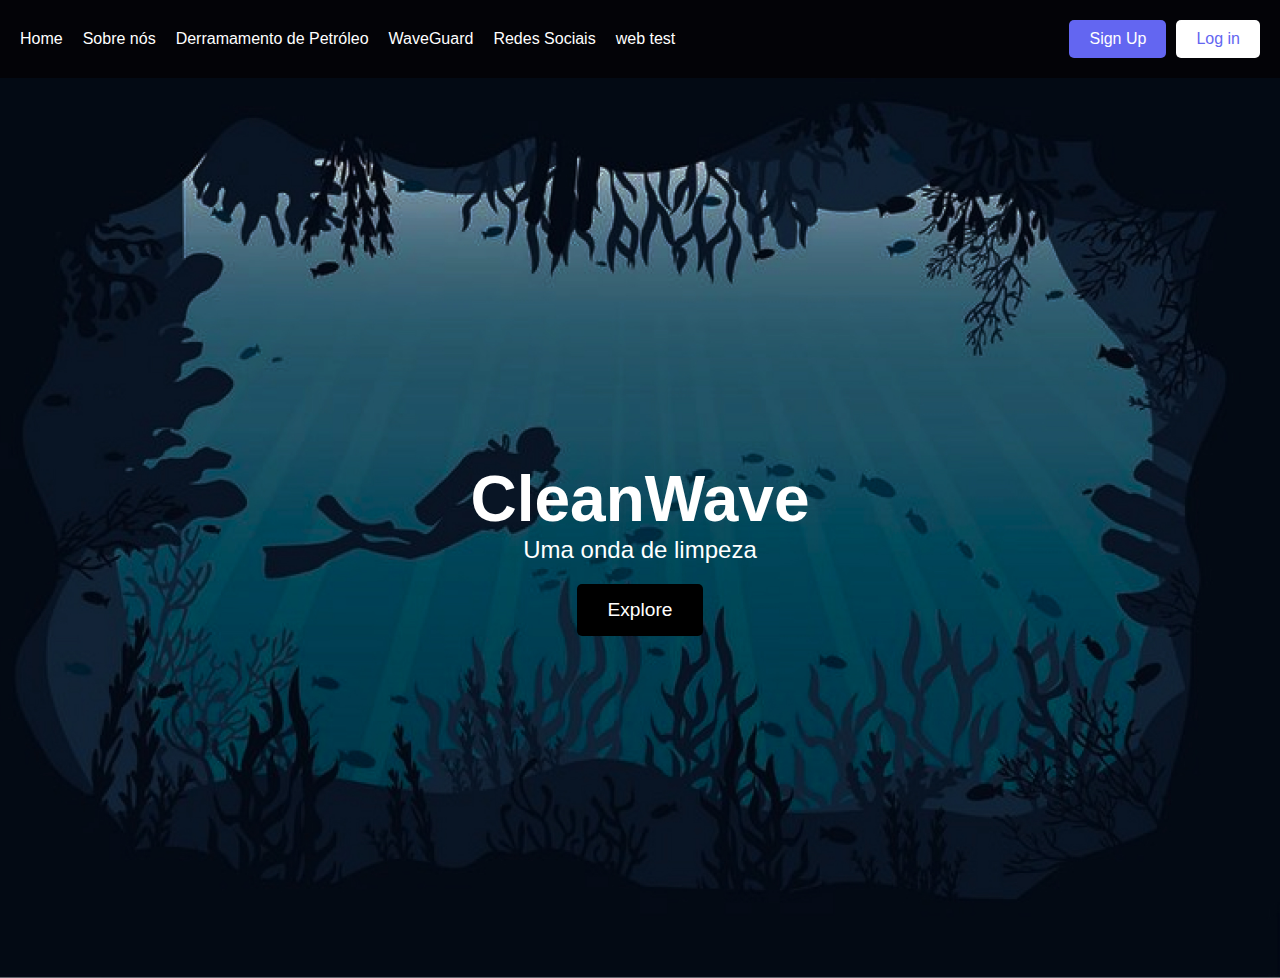
<file: index.html>
<!DOCTYPE html>
<html lang="pt">
<head>
    <meta charset="UTF-8">
    <meta name="viewport" content="width=device-width, initial-scale=1.0">
    <title>CleanWave</title>
    <link rel="stylesheet" href="styles.css">
</head>
<body>
    <header>
        <nav>
            <ul>
                <li><a href="index.html">Home</a></li>
                <li><a href="sobre.html">Sobre nós</a></li>
                <li><a href="petroleo.html">Derramamento de Petróleo</a></li>
                <li><a href="wave.html">WaveGuard</a></li>
                <li><a href="rede.html">Redes Sociais</a></li>
                <li><a href="js.html">web test</a></li>
            </ul>
            <div class="auth-buttons">
                <a href="#" class="signup">Sign Up</a>
                <a href="#" class="login">Log in</a>
            </div>
        </nav>
    </header>
    <main class="mainhome">
        <div class="hero">
            <h1>CleanWave</h1>
            <p>Uma onda de limpeza</p>
            <a href="#" class="explore-button">Explore</a> 
        </div>
    </main>
</body>
</html>
</file>
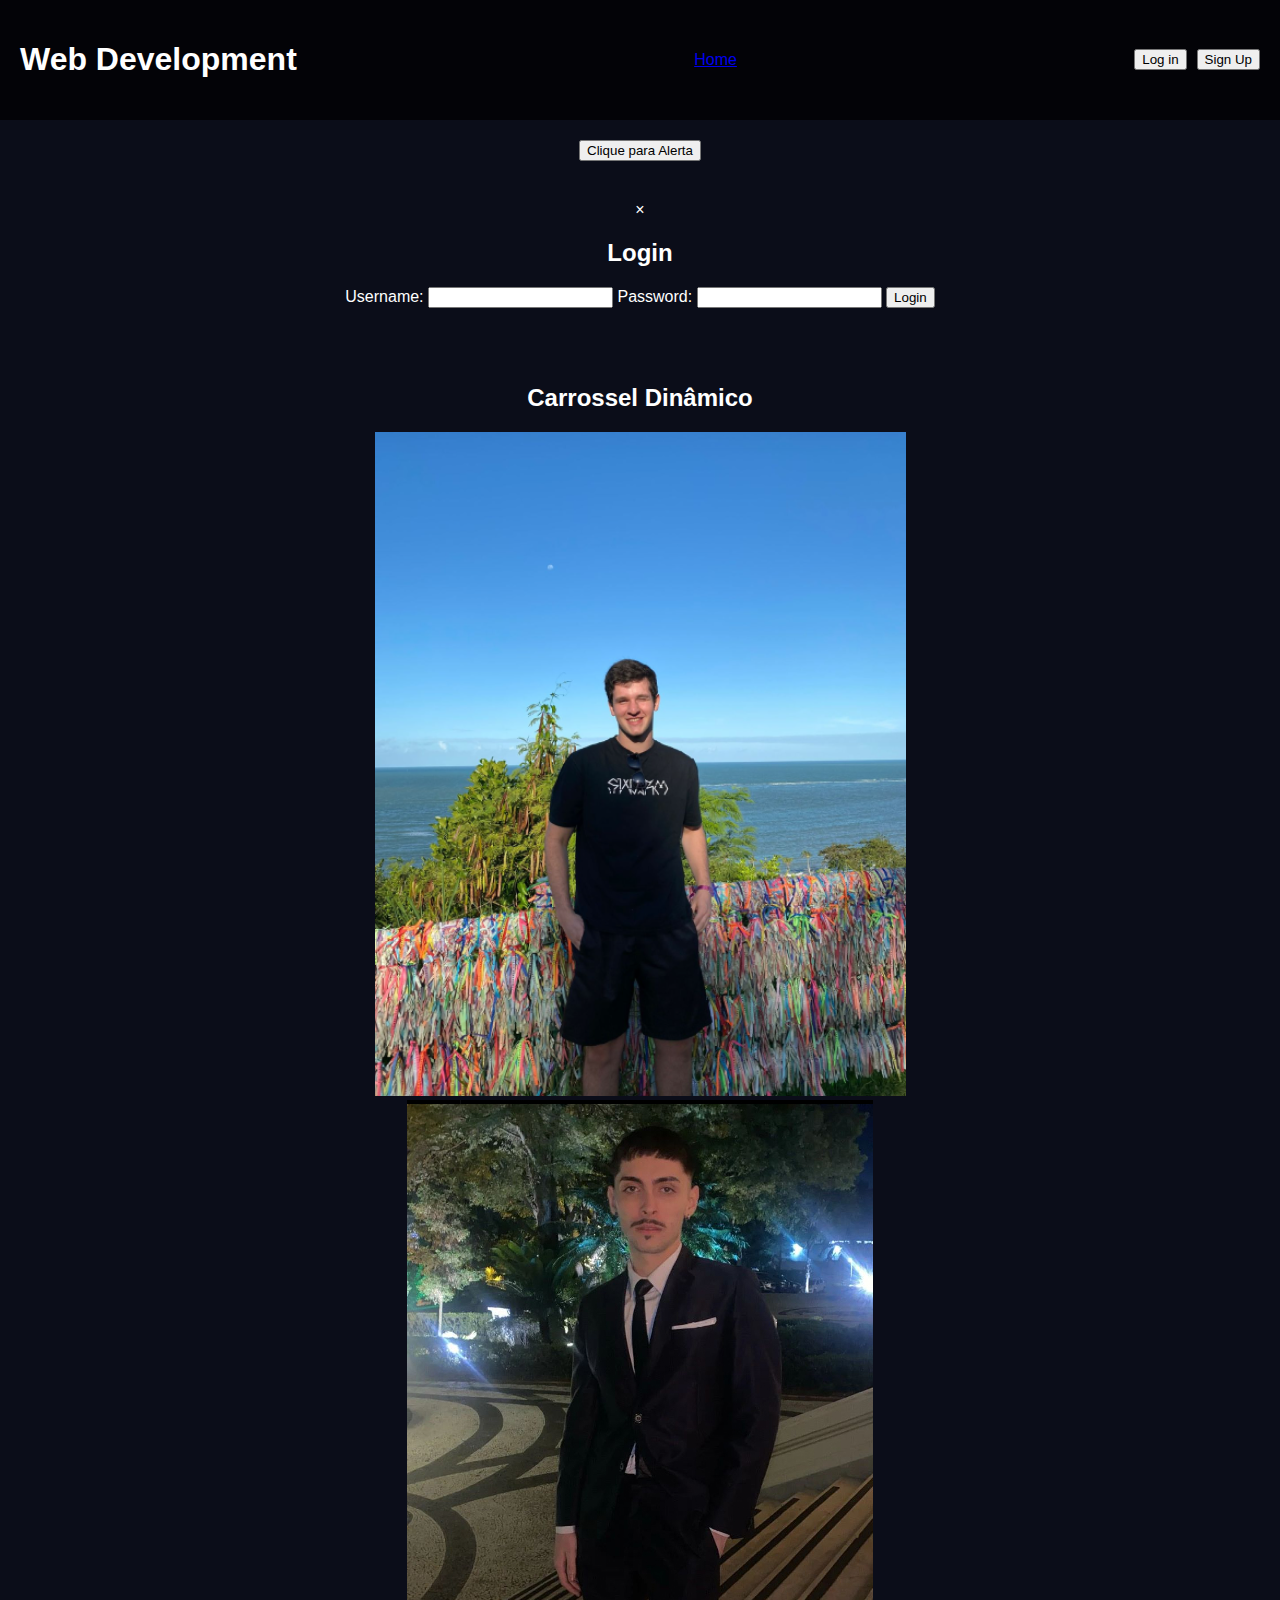
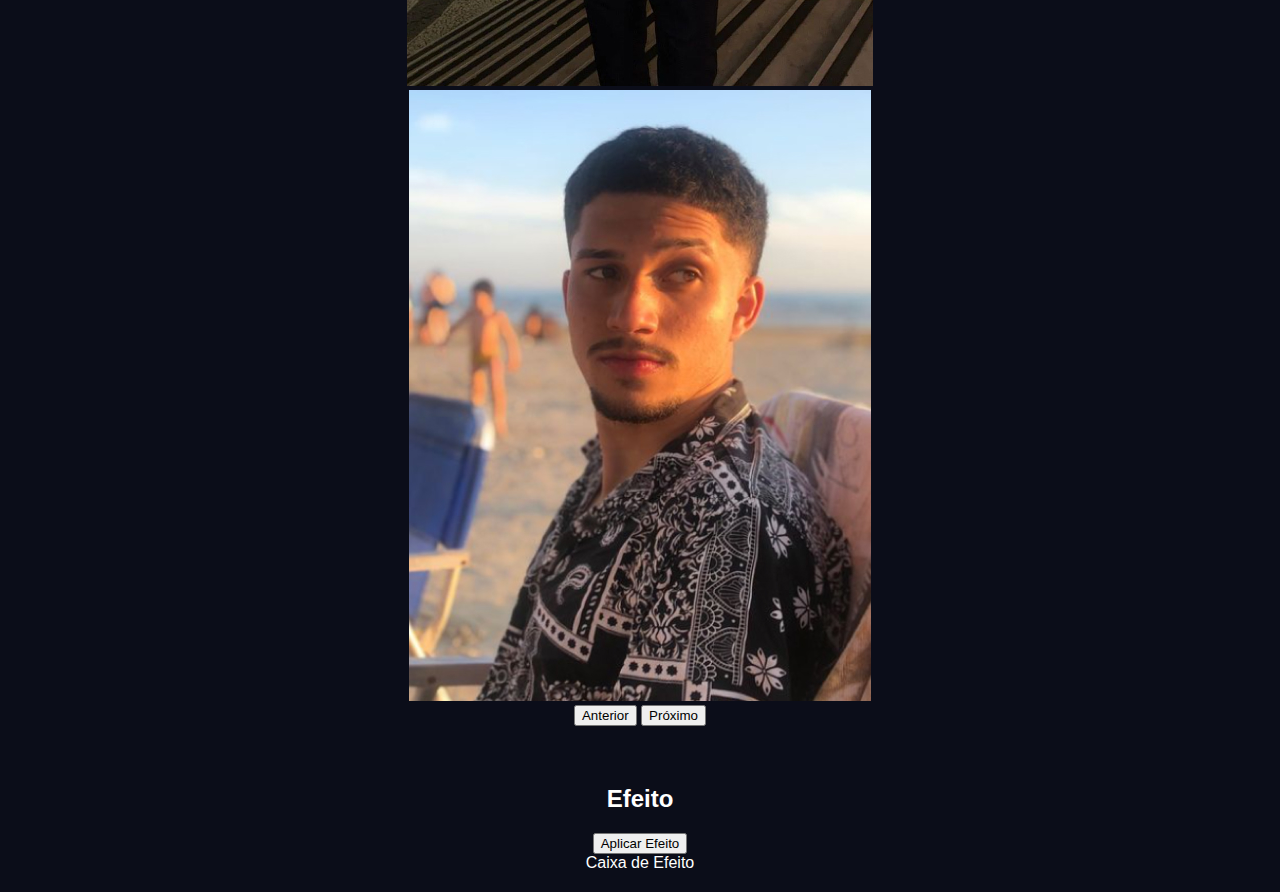
<file: js.html>
<!DOCTYPE html>
<html lang="pt">
<head>
    <meta charset="UTF-8">
    <meta name="viewport" content="width=device-width, initial-scale=1.0">
    <title>Web Development</title>
    <link rel="stylesheet" href="styles.css">
</head>
<body>
    <header>
        <h1>Web Development</h1>
        <li><a href="index.html">Home</a></li>
        <div id="auth-buttons">
            <button id="login-button">Log in</button>
            <button id="signup-button">Sign Up</button>
        </div>
    </header>
    <main>
        <section id="alert-section">
            <button id="alert-button">Clique para Alerta</button>
        </section>
        <section id="login-section" class="modal">
            <div class="modal-content">
                <span class="close-button">&times;</span>
                <h2>Login</h2>
                <form id="login-form">
                    <label for="username">Username:</label>
                    <input type="text" id="username" name="username">
                    <label for="password">Password:</label>
                    <input type="password" id="password" name="password">
                    <button type="submit">Login</button>
                </form>
                <p id="login-message"></p>
            </div>
        </section>
        <section id="carousel-section">
            <h2>Carrossel Dinâmico</h2>
            <div id="carousel">
                <div class="carousel-item"><img src="thiago.png" alt="Thiago"></div>
                <div class="carousel-item"><img src="Danilo  1.jpg" alt="Danilo"></div>
                <div class="carousel-item"><img src="Kairo 1.jpg" alt="Kairo"></div>
            </div>
            <button id="prev">Anterior</button>
            <button id="next">Próximo</button>
        </section>
        <section id="effects-section">
            <h2>Efeito</h2>
            <button id="effect-button">Aplicar Efeito</button>
            <div id="effect-box">Caixa de Efeito</div>
        </section>
    </main>
    <script src="script.js"></script>
</body>
</html>
</file>
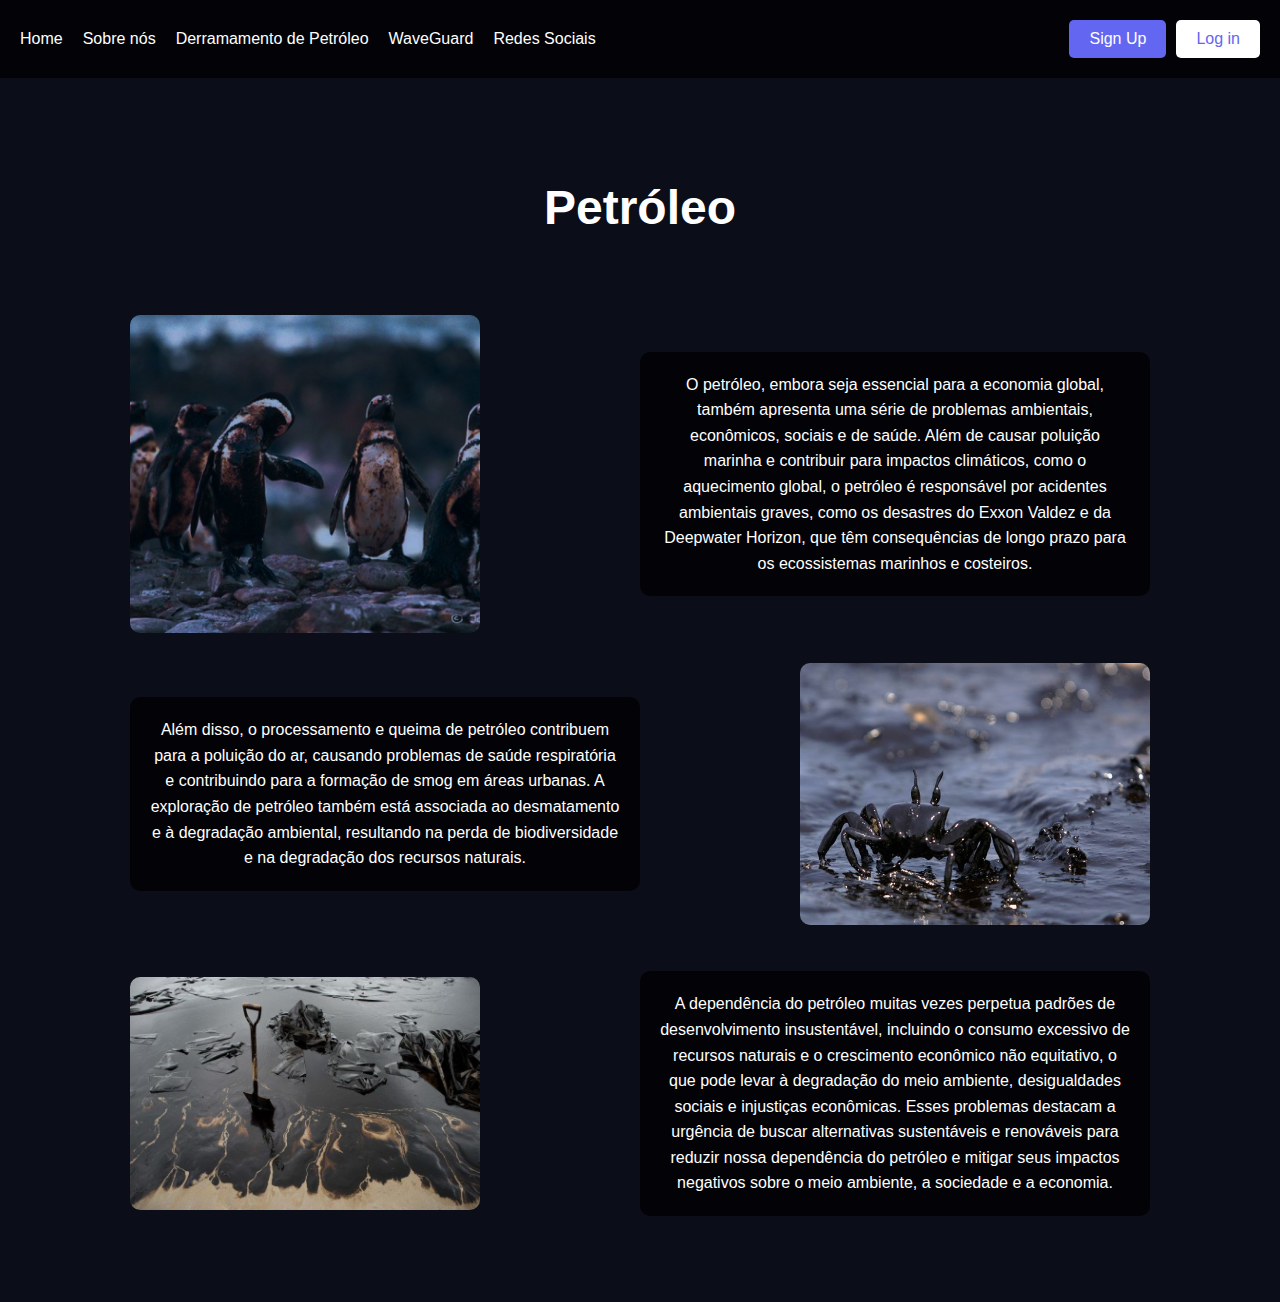
<file: petroleo.html>
<!DOCTYPE html>
<html lang="pt">
<head>
    <meta charset="UTF-8">
    <meta name="viewport" content="width=device-width, initial-scale=1.0">
    <title>CleanWave - Petróleo</title>
    <link rel="stylesheet" href="styles.css">
</head>
<body>
    <header>
        <nav>
            <ul>
                <li><a href="index.html">Home</a></li>
                <li><a href="sobre.html">Sobre nós</a></li>
                <li><a href="petroleo.html">Derramamento de Petróleo</a></li>
                <li><a href="wave.html">WaveGuard</a></li>
                <li><a href="rede.html">Redes Sociais</a></li>
            </ul>
            <div class="auth-buttons">
                <a href="#" class="signup">Sign Up</a>
                <a href="#" class="login">Log in</a>
            </div>
        </nav>
    </header>
    <main class="oil-info">
        <section class="intro">
            <h1>Petróleo</h1>
        </section>
        <section class="content">
            <div class="content-row">
                <img src="pingo.jpg" alt="Pinguins com petróleo no corpo">
                <div class="text">
                    <p>O petróleo, embora seja essencial para a economia global, também apresenta uma série de problemas ambientais, econômicos, sociais e de saúde. Além de causar poluição marinha e contribuir para impactos climáticos, como o aquecimento global, o petróleo é responsável por acidentes ambientais graves, como os desastres do Exxon Valdez e da Deepwater Horizon, que têm consequências de longo prazo para os ecossistemas marinhos e costeiros.</p>
                </div>
            </div>
            <div class="content-row">
                <div class="text">
                    <p>Além disso, o processamento e queima de petróleo contribuem para a poluição do ar, causando problemas de saúde respiratória e contribuindo para a formação de smog em áreas urbanas. A exploração de petróleo também está associada ao desmatamento e à degradação ambiental, resultando na perda de biodiversidade e na degradação dos recursos naturais.</p>
                </div>
                <img src="oil covered crab 1.png" alt="Tartaruga com petróleo no corpo">
            </div>
            <div class="content-row">
                <img src="A man-made natural disaster_ 1.png" alt="petróleo na praia">
                <div class="text">
                    <p>A dependência do petróleo muitas vezes perpetua padrões de desenvolvimento insustentável, incluindo o consumo excessivo de recursos naturais e o crescimento econômico não equitativo, o que pode levar à degradação do meio ambiente, desigualdades sociais e injustiças econômicas. Esses problemas destacam a urgência de buscar alternativas sustentáveis e renováveis para reduzir nossa dependência do petróleo e mitigar seus impactos negativos sobre o meio ambiente, a sociedade e a economia.</p>
                </div>
            </div>
        </section>
    </main>
</body>
</html>
</file>
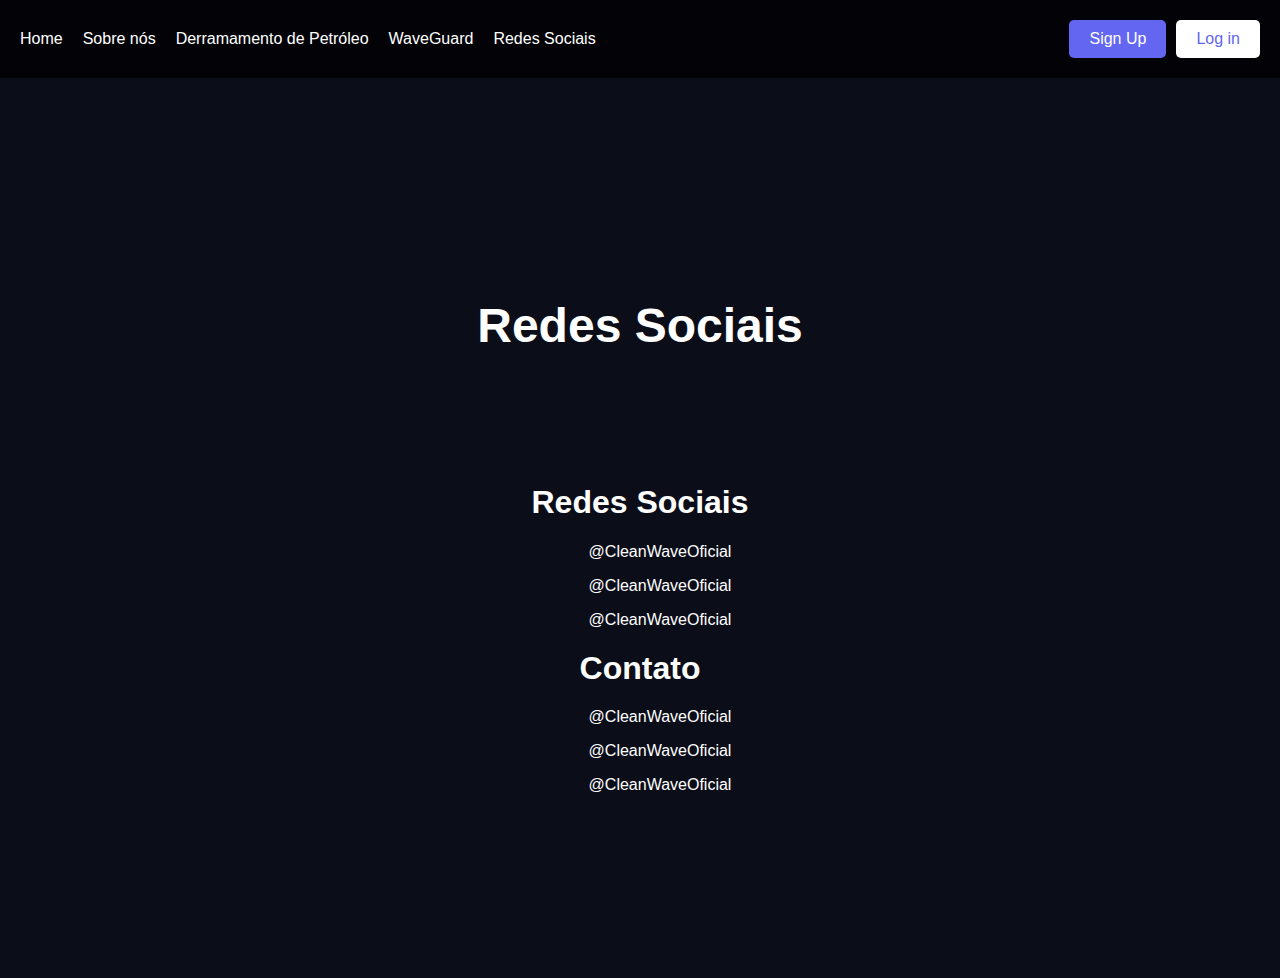
<file: rede.html>
<!DOCTYPE html>
<html lang="pt">
<head>
    <meta charset="UTF-8">
    <meta name="viewport" content="width=device-width, initial-scale=1.0">
    <title>CleanWave - Redes Sociais</title>
    <link rel="stylesheet" href="styles.css">
</head>
<body>
    <header>
        <nav>
            <ul>
                <li><a href="index.html">Home</a></li>
                <li><a href="sobre.html">Sobre nós</a></li>
                <li><a href="petroleo.html">Derramamento de Petróleo</a></li>
                <li><a href="wave.html">WaveGuard</a></li>
                <li><a href="rede.html">Redes Sociais</a></li>
            </ul>
            <div class="auth-buttons">
                <a href="#" class="signup">Sign Up</a>
                <a href="#" class="login">Log in</a>
            </div>
        </nav>
    </header>
    <main class="social-info">
        <section class="intro">
            <h1>Redes Sociais</h1>
        </section>
        <footer>
            <div>
    
                <h1>Redes Sociais</h1>
                    <ul >
                        <li>
                            <p>@CleanWaveOficial</p>
                        </li>
                    <li>
                        <p>@CleanWaveOficial</p>
                    </li>
                    <li>
                        <p>@CleanWaveOficial</p>
                    </li>
                    </ul>
            </div>
            <div>
    
            <h1>Contato</h1>
            <ul >
                <li>
                    <p>@CleanWaveOficial</p>
                </li>
            <li>
                <p>@CleanWaveOficial</p>
            </li>
            <li>
                <p>@CleanWaveOficial</p>
            </li>
            </ul>
        </div>
    
        </footer>
    </main>
</body>
</html>
</file>
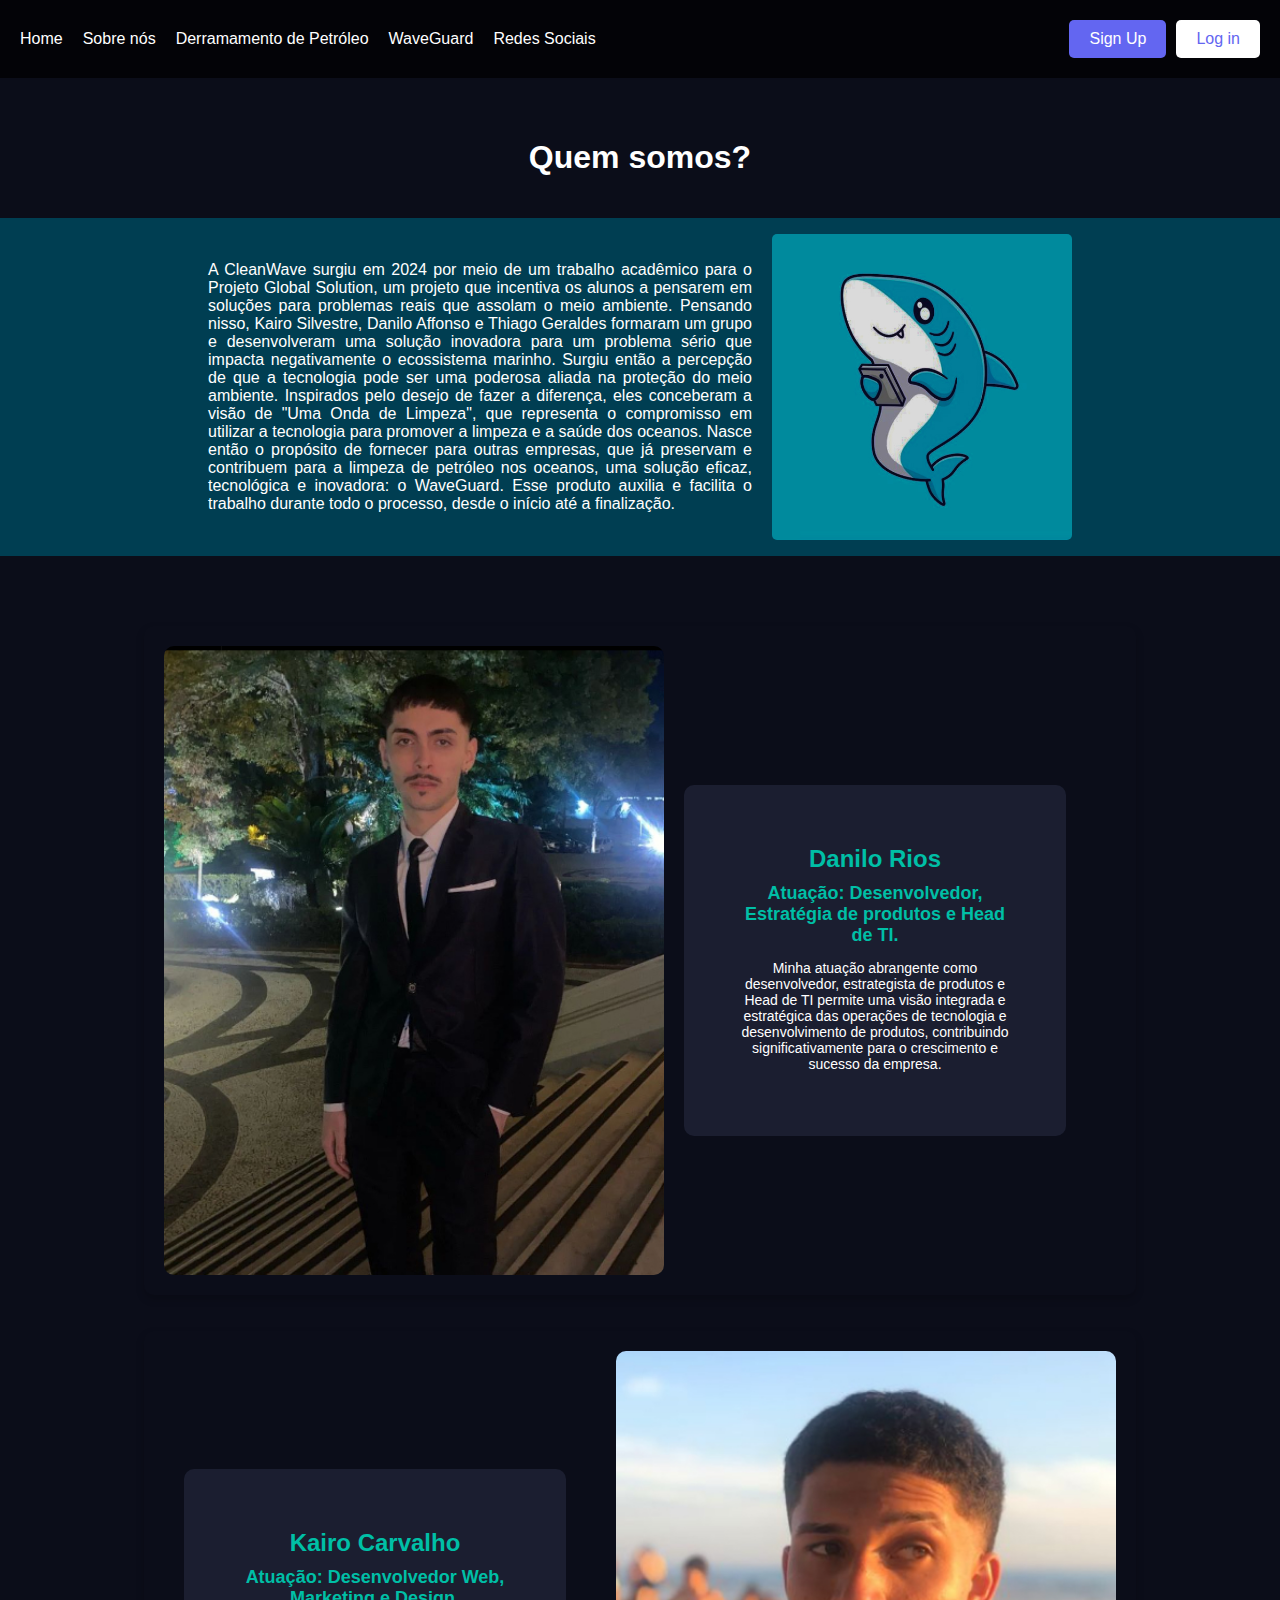
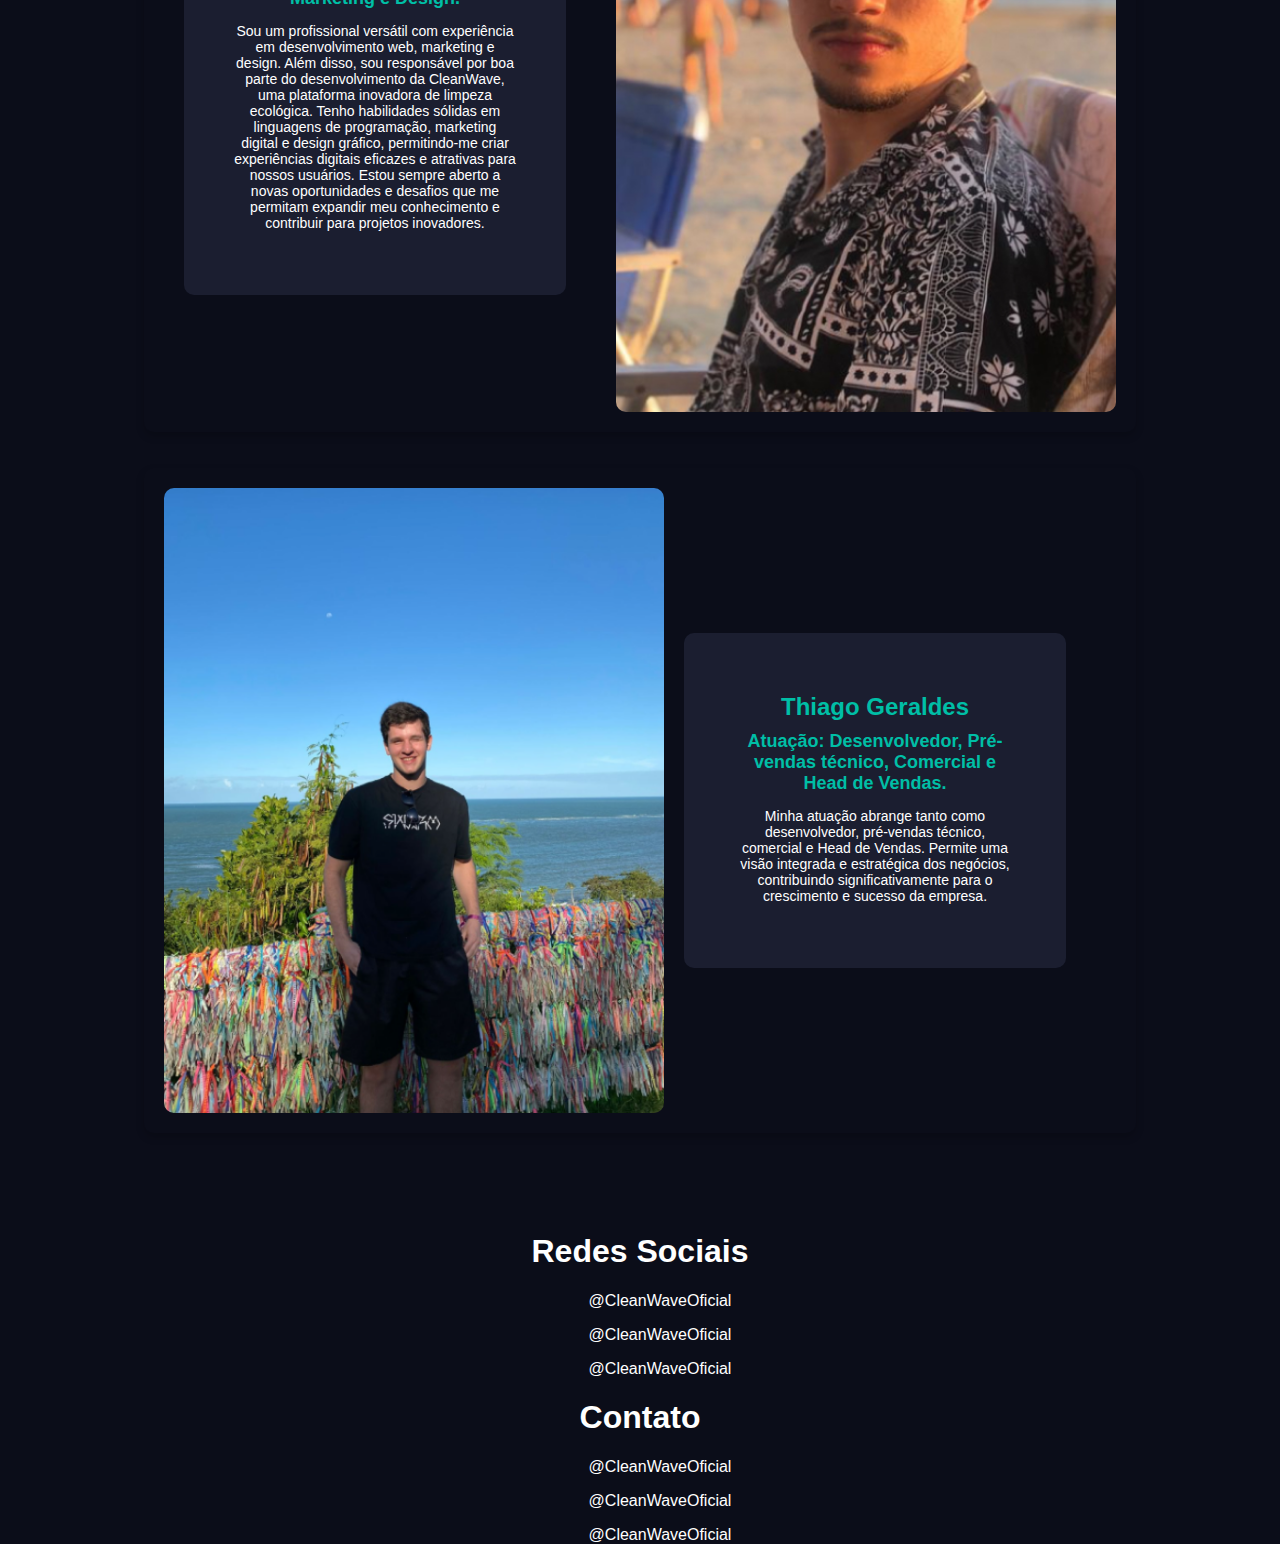
<file: sobre.html>
<!DOCTYPE html>
<html lang="pt">
<head>
    <meta charset="UTF-8">
    <meta name="viewport" content="width=device-width, initial-scale=1.0">
    <title>CleanWave - Quem somos?</title>
    <link rel="stylesheet" href="styles.css">
</head>
<body>
    <header>
        <nav>
            <ul>
                <li><a href="index.html">Home</a></li>
                <li><a href="sobre.html">Sobre nós</a></li>
                <li><a href="petroleo.html">Derramamento de Petróleo</a></li>
                <li><a href="wave.html">WaveGuard</a></li>
                <li><a href="rede.html">Redes Sociais</a></li>
            </ul>

            <div class="auth-buttons">
                <a href="#" class="signup">Sign Up</a>
                <a href="#" class="login">Log in</a>
            </div>
        </nav>
    </header>

    <main class="about-us main-aboutUs">
        <h1>Quem somos?</h1>
        <section class="intro-sobre">
            <div class="content-intros">
                <p>A CleanWave surgiu em 2024 por meio de um trabalho acadêmico para o Projeto Global Solution, um projeto que incentiva os alunos a pensarem em soluções para problemas reais que assolam o meio ambiente. Pensando nisso, Kairo Silvestre, Danilo Affonso e Thiago Geraldes formaram um grupo e desenvolveram uma solução inovadora para um problema sério que impacta negativamente o ecossistema marinho. Surgiu então a percepção de que a tecnologia pode ser uma poderosa aliada na proteção do meio ambiente. Inspirados pelo desejo de fazer a diferença, eles conceberam a visão de "Uma Onda de Limpeza", que representa o compromisso em utilizar a tecnologia para promover a limpeza e a saúde dos oceanos. Nasce então o propósito de fornecer para outras empresas, que já preservam e contribuem para a limpeza de petróleo nos oceanos, uma solução eficaz, tecnológica e inovadora: o WaveGuard. Esse produto auxilia e facilita o trabalho durante todo o processo, desde o início até a finalização.</p>
                <img src="Premium Vector _ Cute shark fish playing phone cartoon vector icon illustration animal technology icon isolated flat 1.jpg" alt="Logo Tubarão FOFO com o celular">
            </div>
        </section>
        
        <section class="team">
            <div class="team-member">
                <div class="img-team">
                    <img src="./Danilo  1.jpg" alt="Danilo Rios">
                </div>


                <div class="info-container">
                    <div class="info">
                        <h2>Danilo Rios</h2>
                        <h3>Atuação: Desenvolvedor, Estratégia de produtos e Head de TI.</h3>
                        <p>Minha atuação abrangente como desenvolvedor, estrategista de produtos e Head de TI permite uma visão integrada e estratégica das operações de tecnologia e desenvolvimento de produtos, contribuindo significativamente para o crescimento e sucesso da empresa.</p>
                    </div>
                </div>
            </div>
        
            <div class="team-member">

                <div class="info-container">
                    <div class="info">
                        <h2>Kairo Carvalho</h2>
                        <h3>Atuação: Desenvolvedor Web, Marketing e Design.</h3>
                        <p>Sou um profissional versátil com experiência em desenvolvimento web, marketing e design. Além disso, sou responsável por boa parte do desenvolvimento da CleanWave, uma plataforma inovadora de limpeza ecológica. Tenho habilidades sólidas em linguagens de programação, marketing digital e design gráfico, permitindo-me criar experiências digitais eficazes e atrativas para nossos usuários. Estou sempre aberto a novas oportunidades e desafios que me permitam expandir meu conhecimento e contribuir para projetos inovadores.</p>
                    </div>
                    </div>
                        <div class="img-team">
                            <img src="Kairo 1.jpg" alt="Kairo Carvalho">
                        </div>
            </div>
        
            <div class="team-member">
                <div class="img-team">
                    <img src="thiago.png" alt="Thiago Geraldes">
                </div>
                <div class="info-container">
                    <div class="info">
                        <h2>Thiago Geraldes</h2>
                        <h3>Atuação: Desenvolvedor, Pré-vendas técnico, Comercial e Head de Vendas.</h3>
                        <p>Minha atuação abrange tanto como desenvolvedor, pré-vendas técnico, comercial e Head de Vendas. Permite uma visão integrada e estratégica dos negócios, contribuindo significativamente para o crescimento e sucesso da empresa.</p>
                    </div>
                </div>
            </div>
        </section>
    </main>

    <footer>
        <div>

            <h1>Redes Sociais</h1>
                <ul >
                    <li>
                        <p>@CleanWaveOficial</p>
                    </li>
                <li>
                    <p>@CleanWaveOficial</p>
                </li>
                <li>
                    <p>@CleanWaveOficial</p>
                </li>
                </ul>
        </div>
        <div>

        <h1>Contato</h1>
        <ul >
            <li>
                <p>@CleanWaveOficial</p>
            </li>
        <li>
            <p>@CleanWaveOficial</p>
        </li>
        <li>
            <p>@CleanWaveOficial</p>
        </li>
        </ul>
    </div>

    </footer>
</body>
</file>
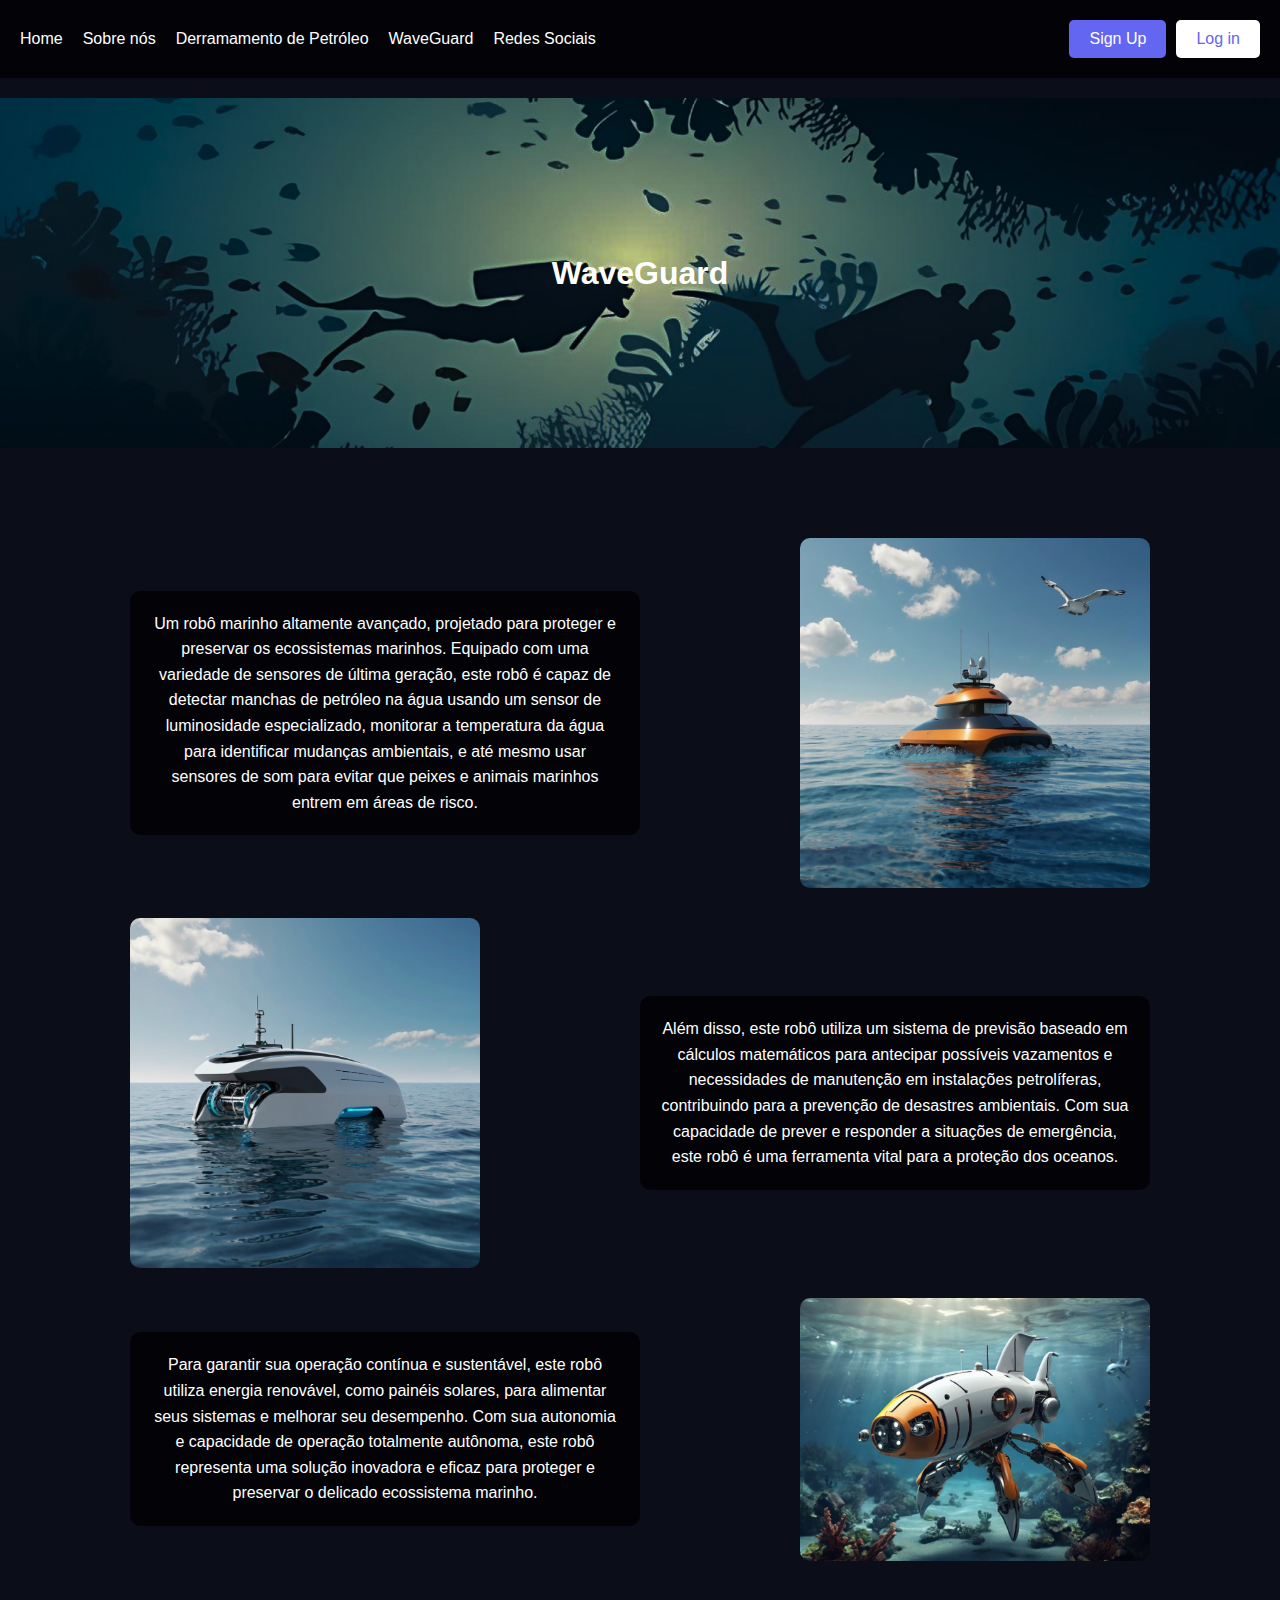
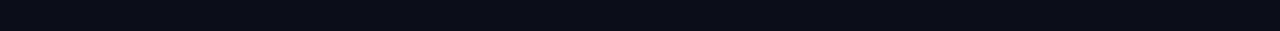
<file: wave.html>
<!DOCTYPE html>
<html lang="pt">
<head>
    <meta charset="UTF-8">
    <meta name="viewport" content="width=device-width, initial-scale=1.0">
    <title>CleanWave - WaveGuard</title>
    <link rel="stylesheet" href="styles.css">
</head>
<body>
    <header>
        <nav>
            <ul>
                <li><a href="index.html">Home</a></li>
                <li><a href="sobre.html">Sobre nós</a></li>
                <li><a href="petroleo.html">Derramamento de Petróleo</a></li>
                <li><a href="wave.html">WaveGuard</a></li>
                <li><a href="rede.html">Redes Sociais</a></li>
            </ul>
            <div class="auth-buttons">
                <a href="#" class="signup">Sign Up</a>
                <a href="#" class="login">Log in</a>
            </div>
        </nav>
    </header>
    <section class="introwave">
        <div class="content-row">
            <h1>WaveGuard</h1>
        </div>
    </section>
    <main class="waveguard-info">
        <section class="content">
            <div class="content-row">
                <div class="text">
                    <p>Um robô marinho altamente avançado, projetado para proteger e preservar os ecossistemas marinhos. Equipado com uma variedade de sensores de última geração, este robô é capaz de detectar manchas de petróleo na água usando um sensor de luminosidade especializado, monitorar a temperatura da água para identificar mudanças ambientais, e até mesmo usar sensores de som para evitar que peixes e animais marinhos entrem em áreas de risco.</p>
                </div>
                <img src="w1.png" alt="WaveGuard">
            </div>
            <div class="content-row">
                <img src="w2.png" alt="WaveGuard">
                <div class="text">
                    <p>Além disso, este robô utiliza um sistema de previsão baseado em cálculos matemáticos para antecipar possíveis vazamentos e necessidades de manutenção em instalações petrolíferas, contribuindo para a prevenção de desastres ambientais. Com sua capacidade de prever e responder a situações de emergência, este robô é uma ferramenta vital para a proteção dos oceanos.</p>
                </div>
            </div>
            <div class="content-row">
                <div class="text">
                    <p>Para garantir sua operação contínua e sustentável, este robô utiliza energia renovável, como painéis solares, para alimentar seus sistemas e melhorar seu desempenho. Com sua autonomia e capacidade de operação totalmente autônoma, este robô representa uma solução inovadora e eficaz para proteger e preservar o delicado ecossistema marinho.</p>
                </div>
                <img src="w3.png" alt="WaveGuard Energy Source">
            </div>
        </section>
        
    </main>
</body>
</html>
</file>
<file: styles.css>
* {
    box-sizing: border-box;
}

body {
    margin: 0;

    font-family: Arial, sans-serif;
    color: white;
    background-color: #0B0D19;
    height: 100vh;
}

ul, li{
    list-style: none;
}

header {
    background: rgba(0, 0, 0, 0.7);
    padding: 20px 50px;
    display: flex;
    justify-content: space-between;
    align-items: center;
}

nav {
    width: 100%;
    display: flex;
    justify-content: space-between;
    align-items: center;
}

nav ul {
    list-style: none;
    margin: 0;
    padding: 0;
    display: flex;
    gap: 20px;
}

nav ul li {
    display: inline;
}

nav ul li a {
    color: white;
    text-decoration: none;
}

.auth-buttons {
    display: flex;
    gap: 10px;
}

.auth-buttons a {
    text-decoration: none;
    padding: 10px 20px;
    border-radius: 5px;
}

.auth-buttons .signup {
    background-color: #6366F1;
    color: white;
}

.auth-buttons .login {
    background-color: #ffffff;
    color: #6366F1;
}

main {
    display: flex;
    flex-direction: column;
    justify-content: center;
    align-items: center;
    
    background-size: cover;
    background-position: center;
}

.mainhome {
    height: 100vh;
    background-image: url('Lade\ Page.jpg');
}
.hero {
    text-align: center;
}

.hero h1 {
    font-size: 4em;
    margin-bottom: 0;
}

.hero p {
    font-size: 1.5em;
    margin-top: 0;
    margin-bottom: 20px;
}

.explore-button {
    display: inline-block;
    padding: 15px 30px;
    background-color: #000;
    color: white;
    text-decoration: none;
    border-radius: 5px;
    font-size: 1.2em;
}
body {
    margin: 0;
    font-family: Arial, sans-serif;
    background-color: #0b132b;
    color: white;
}

header {
    background: rgba(0, 0, 0, 0.7);
    padding: 20px 50px;
    display: flex;
    justify-content: space-between;
    align-items: center;
}

nav {
    width: 100%;
    display: flex;
    justify-content: space-between;
    align-items: center;
}

nav ul {
    list-style: none;
    margin: 0;
    padding: 0;
    display: flex;
    gap: 20px;
}

nav ul li {
    display: inline;
}

nav ul li a {
    color: white;
    text-decoration: none;
}

.auth-buttons {
    display: flex;
    gap: 10px;
}

.auth-buttons a {
    text-decoration: none;
    padding: 10px 20px;
    border-radius: 5px;
}

.auth-buttons .signup {
    background-color: #6366F1;
    color: white;
}

.auth-buttons .login {
    background-color: #ffffff;
    color: #6366F1;
}

main.about-us {
    padding-top: 2.5rem;
}

.intro {
    text-align: center;
    margin-bottom: 50px;
}

.intro h1 {
    font-size: 3em;
}

.intro p {
    font-size: 1.2em;
    margin: 20px 0;
    max-width: 600px;
    margin-left: auto;
    margin-right: auto;
}

.intro img {
    width: 100px;
    margin-top: 20px;
}

.team {
    display: flex;
    flex-direction: column;
    align-items: center;
    background-color: #0B0D19;
    padding: 20px;
    gap: 1rem;
}

.team-member {
    display: flex;
    align-items: center;
    margin: 10px 0;
    border-radius: 10px;
    width: 80%;
    color: #FFF;
    padding: 20px;
    box-shadow: 0 4px 8px rgba(0, 0, 0, 0.2);
}

.img-team {
    flex: 0 0 30%;
    display: flex;
    justify-content: center;
    align-items: center;

    border-radius: 5px;
}

.img-team img {
    border-radius: 10px;
    width: 500px;
    height: auto;
}

.info-container {
    flex: 1;
    display: flex;
    justify-content: center;
    align-items: center;
    background-color: #1B1E30;
    padding: 50px;
    margin: 50px;
    border-radius: 10px;
    margin-left: 20px;
}

.info {
    text-align: center;
}

.info h2 {
    margin: 10px 0;
    font-size: 24px;
    color: #00BFA6;
}

.info h3 {
    margin: 5px 0;
    font-size: 18px;
    color: #00BFA6;
}

.info p {
    font-size: 14px;
}


body {
    margin: 0;
    font-family: Arial, sans-serif;
    background-color: #0b132b;
    color: white;
}

header {
    background: rgba(0, 0, 0, 0.7);
    padding: 20px 50px;
    display: flex;
    justify-content: space-between;
    align-items: center;
}

nav {
    width: 100%;
    display: flex;
    justify-content: space-between;
    align-items: center;
}

nav ul {
    list-style: none;
    margin: 0;
    padding: 0;
    display: flex;
    gap: 20px;
}

nav ul li {
    display: inline;
}

nav ul li a {
    color: white;
    text-decoration: none;
}

.auth-buttons {
    display: flex;
    gap: 10px;
}

.auth-buttons a {
    text-decoration: none;
    padding: 10px 20px;
    border-radius: 5px;
}

.auth-buttons .signup {
    background-color: #6366F1;
    color: white;
}

.auth-buttons .login {
    background-color: #ffffff;
    color: #6366F1;
}

main.oil-info {
    padding: 50px;
}

.intro {
    text-align: center;
    margin-bottom: 30px;
}

.intro h1 {
    font-size: 3em;
}

.content {
    display: flex;
    flex-direction: column;
    gap: 30px;
}

.content-row {
    display: flex;
    flex-direction: row;
    align-items: center;
    justify-content: space-between;
    gap: 20px;
}

.content-row img {
    width: 45%;
    height: auto;
    border-radius: 10px;
}

.content-row .text {
    width: 50%;
}

.content-row .text p {
    font-size: 1em;
    line-height: 1.6;
    background: rgba(0, 0, 0, 0.7);
    padding: 20px;
    border-radius: 10px;
}

footer {
    text-align: center;
    margin-top: 50px;
}

.home-button {
    display: inline-block;
    margin-top: 20px;
}

.home-button img {
    width: 50px;
    height: 50px;
}

body {
    margin: 0;
    font-family: Arial, sans-serif;
    background-color: #0b132b;
    color: white;
}

header {
    background: rgba(0, 0, 0, 0.7);
    padding: 20px 50px;
    display: flex;
    justify-content: space-between;
    align-items: center;
}

nav {
    width: 100%;
    display: flex;
    justify-content: space-between;
    align-items: center;
}

nav ul {
    list-style: none;
    margin: 0;
    padding: 0;
    display: flex;
    gap: 20px;
}

nav ul li {
    display: inline;
}

nav ul li a {
    color: white;
    text-decoration: none;
}

.auth-buttons {
    display: flex;
    gap: 10px;
}

.auth-buttons a {
    text-decoration: none;
    padding: 10px 20px;
    border-radius: 5px;
}

.auth-buttons .signup {
    background-color: #6366F1;
    color: white;
}

.auth-buttons .login {
    background-color: #ffffff;
    color: #6366F1;
}

main.oil-info {
    padding: 50px;
}

.intro {
    text-align: center;
    margin-bottom: 30px;
}

.intro h1 {
    font-size: 3em;
}

.content {
    display: flex;
    flex-direction: column;
    gap: 30px;
}

.content-row {
    display: flex;
    flex-direction: row;
    align-items: center;
    justify-content: space-between;
    gap: 20px;
}

.content-row img {
    width: 45%;
    height: auto;
    border-radius: 10px;
}

.content-row .text {
    width: 50%;
}

.content-row .text p {
    font-size: 1em;
    line-height: 1.6;
    background: rgba(0, 0, 0, 0.7);
    padding: 20px;
    border-radius: 10px;
}

footer {
    text-align: center;
    margin-top: 50px;
}

.home-button {
    display: inline-block;
    margin-top: 20px;
}

.home-button img {
    width: 50px;
    height: 50px;
}

body {
    margin: 0;
    font-family: Arial, sans-serif;
    background-color: #0b132b;
    color: white;
}

header {
    background: rgba(0, 0, 0, 0.7);
    padding: 20px 50px;
    display: flex;
    justify-content: space-between;
    align-items: center;
}

nav {
    width: 100%;
    display: flex;
    justify-content: space-between;
    align-items: center;
}

nav ul {
    list-style: none;
    margin: 0;
    padding: 0;
    display: flex;
    gap: 20px;
}

nav ul li {
    display: inline;
}

nav ul li a {
    color: white;
    text-decoration: none;
}

.auth-buttons {
    display: flex;
    gap: 10px;
}

.auth-buttons a {
    text-decoration: none;
    padding: 10px 20px;
    border-radius: 5px;
}

.auth-buttons .signup {
    background-color: #6366F1;
    color: white;
}

.auth-buttons .login {
    background-color: #ffffff;
    color: #6366F1;
}

main.waveguard-info {
    padding: 50px;
    
}

.main-aboutUs {
    background-color: #0B0D19;

}

.intro-sobre {
    text-align: center;
    background-color: #003E52;
}

.content-intros {
    display: flex;
    align-items: center;
    justify-content:space-between;
    gap: 20px;
    padding: 1rem 5rem;
    margin: 0 auto;
    text-align: justify;
    
    width: 80%;
}

.content-intros img {
    width: 300px;
    border-radius: 5px;
}
.introwave .content-row {
    background-image: url(fundo\ wv.jpg);
    background-size: cover;
    background-repeat: no-repeat;
    justify-content: center;
    height: 350px;
}

.introwave .content-row h1 {
    font-size: 32px;
}
.intro h1 {
    font-size: 3em;
}

.content {
    display: flex;
    flex-direction: column;
    gap: 30px;
}

.content-row {
    display: flex;
    flex-direction: row;
    align-items: center;
    justify-content: space-between;
    padding: 0 80px;
}

.content-row img {
    width: 350px;
    object-fit: cover;
    border-radius: 10px;
}

.content-row .text {
    width: 50%;
}

.content-row .text p {
    font-size: 1em;
    line-height: 1.6;
    background: rgba(0, 0, 0, 0.7);
    padding: 20px;
    border-radius: 10px;
}

footer {
    text-align: center;
    margin-top: 50px;
}

.home-button {
    display: inline-block;
    margin-top: 20px;
}

.home-button img {
    width: 50px;
    height: 50px;
}


body {
    margin: 0;
    font-family: Arial, sans-serif;
    background-color: #0b132b;
    color: white;
}

header {
    background: rgba(0, 0, 0, 0.7);
    padding: 20px 50px;
    display: flex;
    justify-content: space-between;
    align-items: center;
}

nav {
    width: 100%;
    display: flex;
    justify-content: space-between;
    align-items: center;
}

nav ul {
    list-style: none;
    margin: 0;
    padding: 0;
    display: flex;
    gap: 20px;
}

nav ul li {
    display: inline;
}

nav ul li a {
    color: white;
    text-decoration: none;
}

.auth-buttons {
    display: flex;
    gap: 10px;
}

.auth-buttons a {
    text-decoration: none;
    padding: 10px 20px;
    border-radius: 5px;
}

.auth-buttons .signup {
    background-color: #6366F1;
    color: white;
}

.auth-buttons .login {
    background-color: #ffffff;
    color: #6366F1;
}

main.social-info {
    padding: 50px;
    text-align: center;
    height: 100vh;
}

.intro h1 {
    font-size: 3em;
    margin-bottom: 30px;
}

.social-section {
    display: flex;
    justify-content: center;
    align-items: center;
    gap: 50px;
}

.social-esquerda, .social-esquerda {
    width: 20%;
    text-align: left;
}

.social-middle {
    width: 20%;
    text-align: center;
}

.social-middle img {
    width: 100%;
    height: auto;
    border-radius: 10px;
}

.social-esquerda h2, .social-right h2 {
    font-size: 1.5em;
    margin-bottom: 20px;
}

.social-esquerda p, .social-right p {
    font-size: 1.2em;
    margin: 10px 0;
    display: flex;
    align-items: center;
}

.social-left p img, .social-right p img {
    width: 30px;
    height: 30px;
    margin-right: 10px;
}

/*começo do js */

body {
    font-family: Arial, sans-serif;
    color: white;
    text-align: center;
    background-color: #0B0D19;

}

header {
    padding: 20px;
    display: flex;
    justify-content: space-between;
    align-items: center;
}

#auth-buttons {
    display: flex;
    gap: 10px;
}

section {
    margin: 20px 0;
}
</file>
